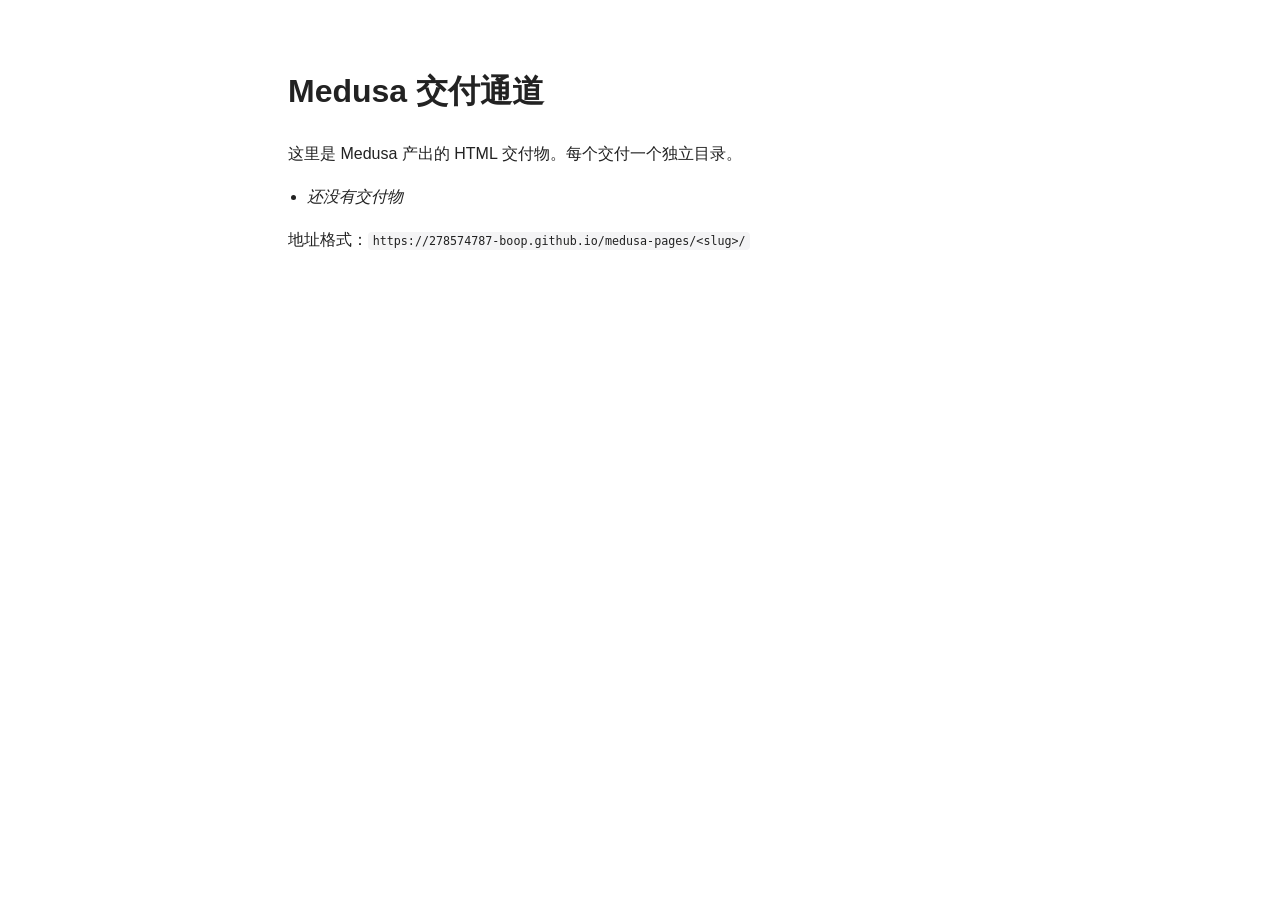
<file: index.html>
<!doctype html><html lang="zh-CN"><head><meta charset="utf-8">
<meta name="viewport" content="width=device-width,initial-scale=1">
<title>Medusa 交付通道</title>
<style>body{font-family:-apple-system,"Segoe UI",sans-serif;max-width:44rem;margin:4rem auto;padding:0 1.5rem;line-height:1.7;color:#222}
code{background:#f4f4f5;padding:.15em .4em;border-radius:4px;font-size:.9em}
ul{padding-left:1.2rem}li{margin:.4rem 0}</style></head><body>
<h1>Medusa 交付通道</h1>
<p>这里是 Medusa 产出的 HTML 交付物。每个交付一个独立目录。</p>
<ul><li><em>还没有交付物</em></li></ul>
<p>地址格式：<code>https://278574787-boop.github.io/medusa-pages/&lt;slug&gt;/</code></p>
</body></html>
</file>
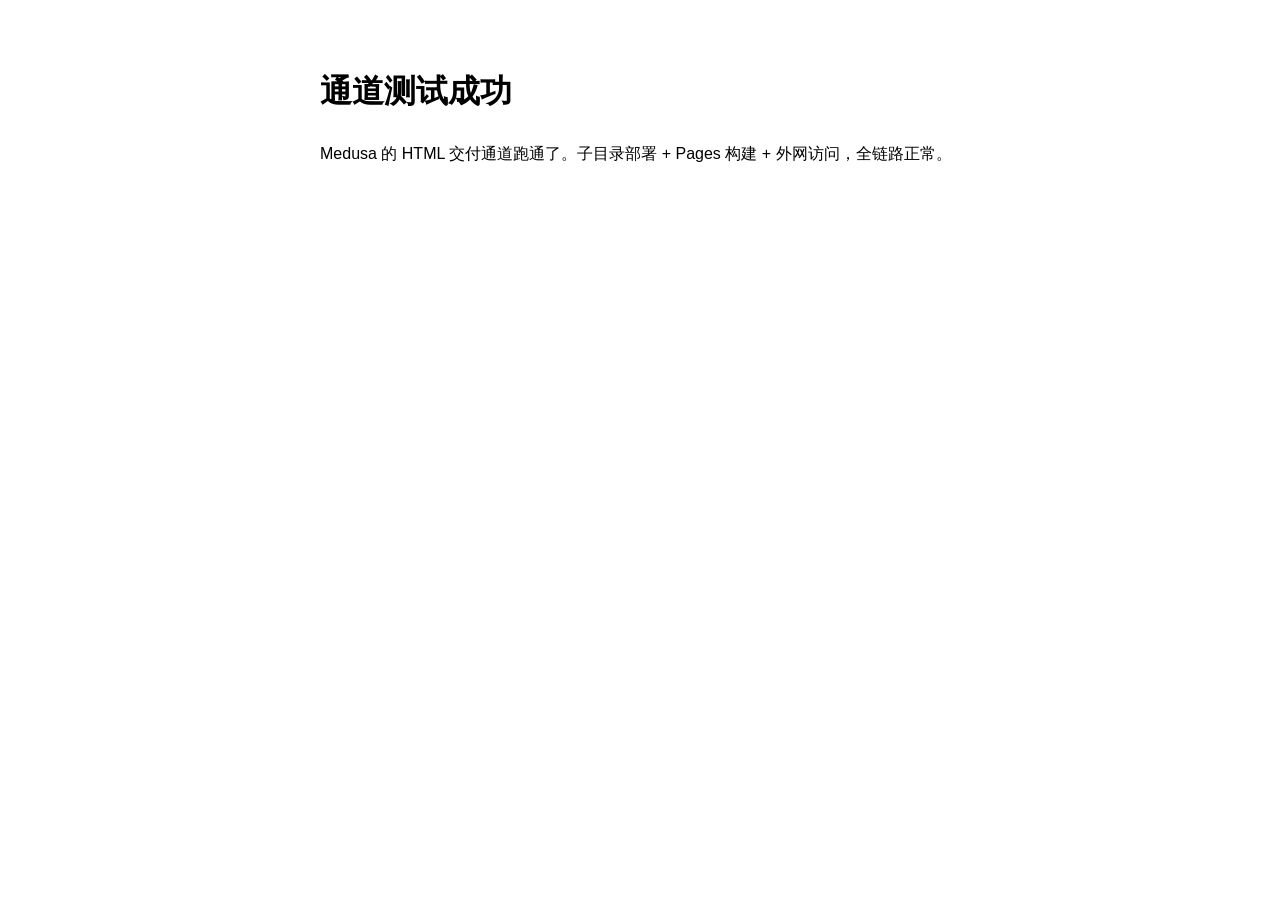
<file: hello/index.html>
<!doctype html><html lang="zh-CN"><head><meta charset="utf-8">
<title>交付通道测试</title></head><body style="font-family:sans-serif;max-width:40rem;margin:4rem auto;line-height:1.7">
<h1>通道测试成功</h1>
<p>Medusa 的 HTML 交付通道跑通了。子目录部署 + Pages 构建 + 外网访问，全链路正常。</p>
</body></html>
</file>
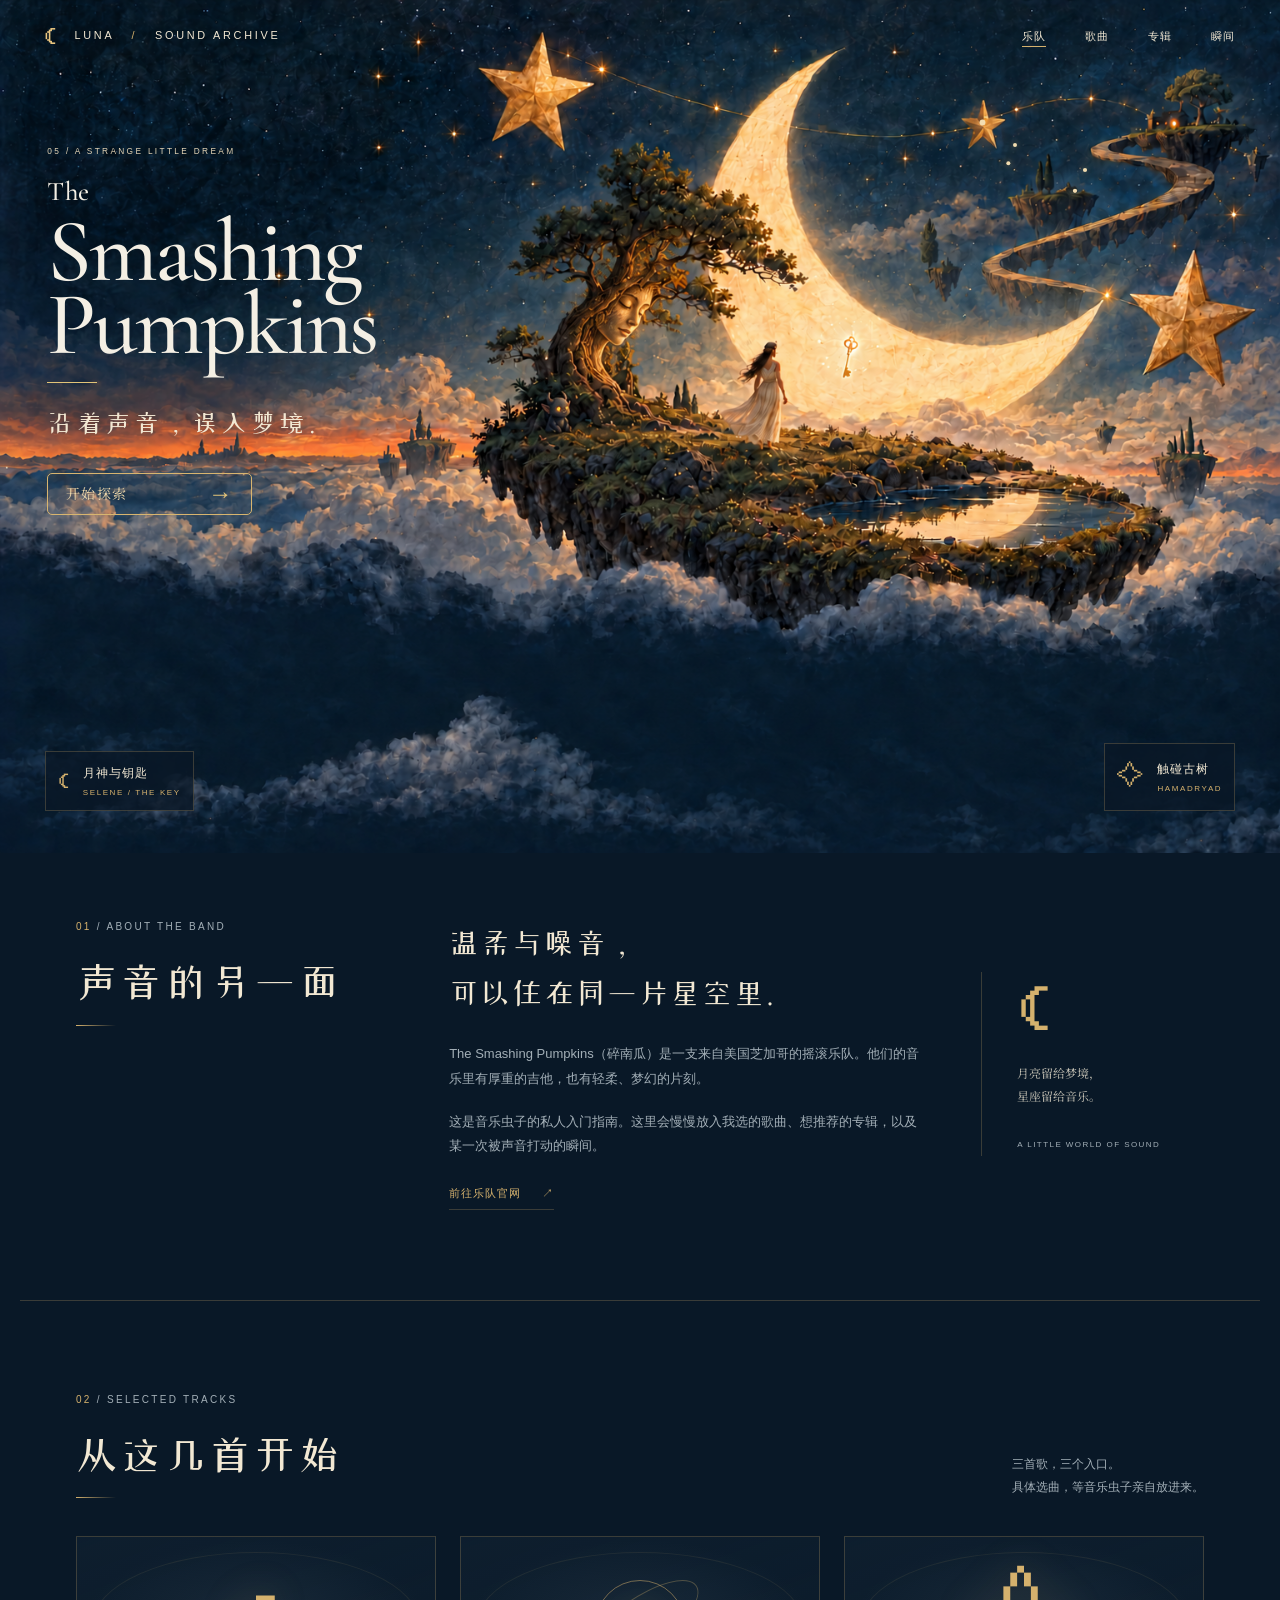
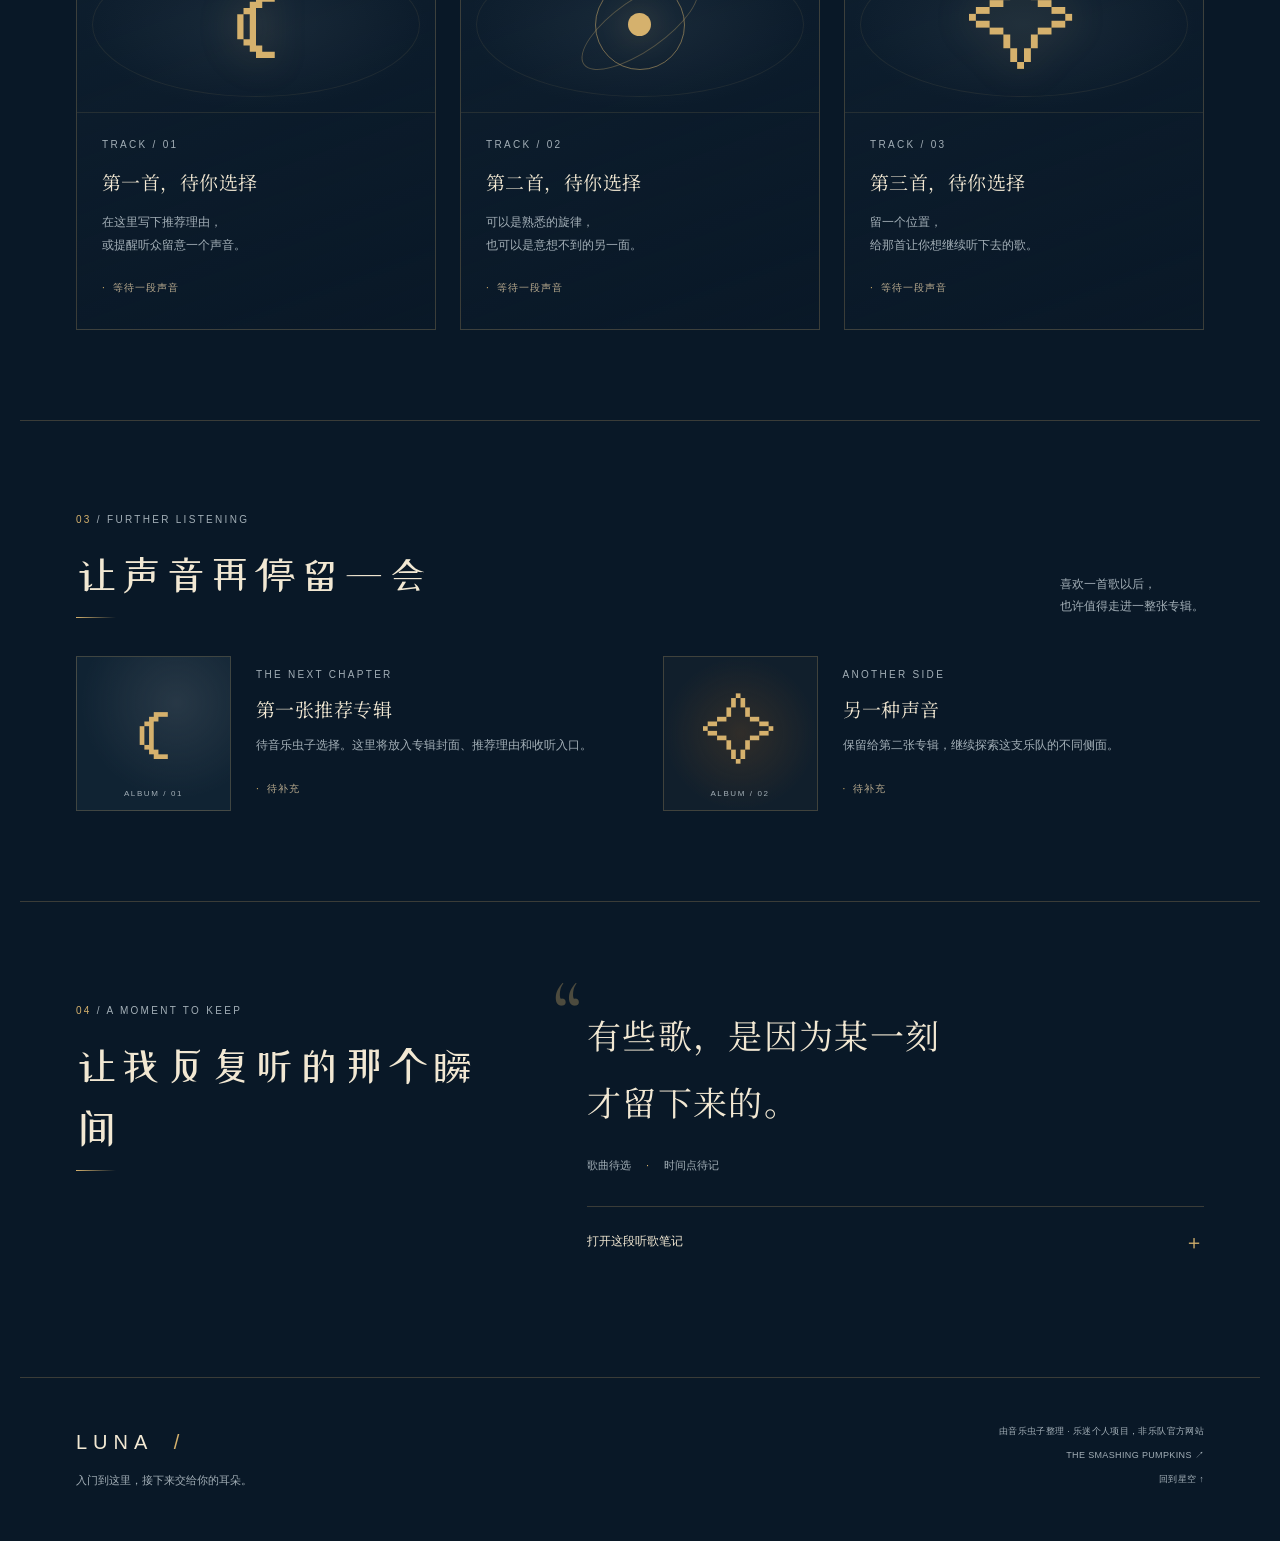
<file: smashing-pumpkins/index.html>
<!doctype html>
<html lang="zh-CN">
<head>
  <meta charset="UTF-8">
  <meta name="viewport" content="width=device-width, initial-scale=1">
  <meta name="theme-color" content="#091827">
  <meta name="description" content="音乐虫子的 The Smashing Pumpkins 乐队入门指南。在月光、天琴座与声音之间，走进一场蓝金色梦境。">
  <title>The Smashing Pumpkins · LUNA 声音档案</title>
  <link rel="icon" href="assets/favicon.svg" type="image/svg+xml">
  <link rel="preload" href="assets/fonts/cormorant-garamond.ttf" as="font" type="font/ttf" crossorigin>
  <link rel="stylesheet" href="styles.css?v=lyra-lines1">
  <script src="script.js?v=lyra-lines1" defer></script>
</head>
<body>
  <a class="skip-link" href="#about">跳到正文</a>
  <header class="site-header mobile-header">
    <a class="brand" href="#home" aria-label="LUNA 声音档案，返回首页"><span class="brand-moon" aria-hidden="true">☾</span><span>LUNA <span class="brand-divider">/</span> <span class="brand-sub">SOUND ARCHIVE</span></span></a>
    <nav aria-label="页面导航">
      <a href="#about">乐队</a><a href="#tracks">歌曲</a><a href="#albums">专辑</a><a href="#moments">瞬间</a>
    </nav>
  </header>
  <main>
    <section class="hero" id="home" aria-labelledby="hero-title">
      <div class="approved-stage">
        <img src="assets/selene-hamadryad-imp-hero.png" width="1536" height="1024" alt="蓝金色梦境岛上，树皮融入一位闭眼的树灵，树根旁有一只小恶魔精灵；月神、月亮与星线保持原位。">
        <div class="stage-brand-type">☾ <span>LUNA <i>/</i> SOUND ARCHIVE</span></div>
        <nav class="stage-nav-type" aria-label="页面导航"><a href="#about">乐队</a><a href="#tracks">歌曲</a><a href="#albums">专辑</a><a href="#moments">瞬间</a></nav>
        <div class="stage-copy-type"><p class="stage-kicker">05 / A STRANGE LITTLE DREAM</p><h1><span class="title-the">The</span>Smashing<br>Pumpkins</h1><span class="stage-rule"></span><p class="stage-tagline">沿着声音，误入梦境。</p><a class="stage-explore-type" href="#about">开始探索 <span>→</span></a></div>
        <button class="tree-hotspot" type="button" aria-label="唤醒树灵，阅读 Hamadryad 故事" aria-controls="tree-story-panel" aria-expanded="false"><span class="tree-eye tree-eye-left" aria-hidden="true"></span><span class="tree-eye tree-eye-right" aria-hidden="true"></span></button>
        <details class="tree-story" id="tree-story">
          <summary><span class="tree-story-spark" aria-hidden="true">✧</span><span>触碰古树 <small>HAMADRYAD</small></span></summary>
          <div class="tree-story-panel" id="tree-story-panel">
            <p class="eyebrow">THE KEEPER OF QUIET SOUNDS</p>
            <p class="tree-quote">有些声音，连树也记得。</p>
            <p>希腊神话中的 Hamadryads 与特定树木共生。这里的树皮面容是受神话启发的原创形象。</p>
            <p>树根旁的小恶魔精灵是原创的月尘小灵，短角、尖耳与暖金眼睛为它的林地形态。</p>
            <a class="text-link" href="https://www.theoi.com/Nymphe/Dryades.html" target="_blank" rel="noopener noreferrer">读一段树灵的神话 ↗</a>
          </div>
        </details>
        <svg class="selene-connection" viewBox="0 0 1536 1024" aria-hidden="true" focusable="false"><path class="selene-beam" pathLength="1" d="M 946 482 Q 985 438 1014 408"></path><circle class="selene-key-glow" cx="1014" cy="408" r="12"></circle></svg>
        <button class="selene-hotspot" type="button" aria-label="唤醒月神，让她与钥匙相连并阅读故事" aria-controls="selene-story-panel" aria-expanded="false"></button>
        <details class="selene-story" id="selene-story">
          <summary><span class="selene-story-spark" aria-hidden="true">☾</span><span>月神与钥匙 <small>SELENE / THE KEY</small></span></summary>
          <div class="selene-story-panel" id="selene-story-panel">
            <p class="eyebrow">THE KEY TO A SOUND DREAM</p>
            <p class="tree-quote">她守着月光，也守着那扇尚未开启的门。</p>
            <p>她是 Selene，希腊神话中的月之化身。夜色降临时，她驾着月车穿过天空，让月光落向沉睡的大地。</p>
            <p>悬在她身旁的钥匙，是这场梦境里的原创意象：它开启通往声音记忆的门。每一首歌，都像一间被月光照亮的房间，等着旅人拾级而入。</p>
            <p class="selene-note">钥匙属于本站的故事设定，并非 Selene 在古希腊神话中的传统象征。</p>
            <a class="text-link" href="https://www.theoi.com/Titan/Selene.html" target="_blank" rel="noopener noreferrer">读一段 Selene 的神话 ↗</a>
          </div>
        </details>
        <button class="stage-link stage-lyra" type="button" aria-label="连接天琴座星点并打开故事" aria-haspopup="dialog" aria-controls="lyra-dialog"></button>
        <svg class="lyra-constellation" viewBox="0 0 1536 1024" preserveAspectRatio="none" aria-hidden="true" focusable="false"><path class="lyra-lines" pathLength="1" d="M 1179 147 L 1218 174 L 1210 196 L 1290 229 L 1302 204 L 1218 174 M 1210 196 L 1302 204"></path><g class="lyra-points"><circle cx="1179" cy="147" r="3.5"></circle><circle cx="1218" cy="174" r="2.4"></circle><circle cx="1210" cy="196" r="2.4"></circle><circle cx="1290" cy="229" r="2.6"></circle><circle cx="1302" cy="204" r="2.5"></circle></g></svg>
      </div>
      <div class="hero-copy mobile-copy">
        <p class="eyebrow">A BAND GUIDE BY 音乐虫子 <span aria-hidden="true">—</span> VOL. 01</p>
        <h1 id="hero-title"><span class="title-the">The</span><span>Smashing</span><span>Pumpkins</span></h1>
        <p class="hero-tagline">沿着声音，误入梦境。</p>
        <p class="hero-description">一份私人乐队指南。<br>从几首歌开始，慢慢走进他们的声音世界。</p>
        <a class="explore-link" href="#about">开始探索 <span aria-hidden="true">↗</span></a>
      </div>
      <button class="mobile-lyra" type="button" aria-haspopup="dialog" aria-controls="lyra-dialog">✧ 触碰星光 · LYRA</button>
    </section>

    <section class="section about-section" id="about" aria-labelledby="about-title">
      <div class="section-heading"><p class="eyebrow"><span>01</span> / ABOUT THE BAND</p><h2 id="about-title">声音的另一面</h2></div>
      <div class="about-content"><p class="intro">温柔与噪音，<br>可以住在同一片星空里。</p><p>The Smashing Pumpkins（碎南瓜）是一支来自美国芝加哥的摇滚乐队。他们的音乐里有厚重的吉他，也有轻柔、梦幻的片刻。</p><p>这是音乐虫子的私人入门指南。这里会慢慢放入我选的歌曲、想推荐的专辑，以及某一次被声音打动的瞬间。</p><a class="text-link" href="https://www.smashingpumpkins.com/" target="_blank" rel="noopener noreferrer">前往乐队官网 <span aria-hidden="true">↗</span></a></div>
      <aside class="about-note"><span class="note-symbol" aria-hidden="true">☾</span><p>月亮留给梦境，<br>星座留给音乐。</p><span class="small-label">A LITTLE WORLD OF SOUND</span></aside>
    </section>

    <section class="section tracks-section" id="tracks" aria-labelledby="tracks-title">
      <div class="section-top"><div class="section-heading"><p class="eyebrow"><span>02</span> / SELECTED TRACKS</p><h2 id="tracks-title">从这几首开始</h2></div><p class="section-caption">三首歌，三个入口。<br>具体选曲，等音乐虫子亲自放进来。</p></div>
      <div class="track-grid">
        <article class="track-card"><div class="track-art art-moon" aria-hidden="true"><span>☾</span></div><div class="track-body"><p class="eyebrow">TRACK / 01</p><h3>第一首，待你选择</h3><p>在这里写下推荐理由，<br>或提醒听众留意一个声音。</p><span class="pending">等待一段声音</span></div></article>
        <article class="track-card"><div class="track-art art-orbit" aria-hidden="true"><span class="orbit-shape"></span></div><div class="track-body"><p class="eyebrow">TRACK / 02</p><h3>第二首，待你选择</h3><p>可以是熟悉的旋律，<br>也可以是意想不到的另一面。</p><span class="pending">等待一段声音</span></div></article>
        <article class="track-card"><div class="track-art art-star" aria-hidden="true"><span>✧</span></div><div class="track-body"><p class="eyebrow">TRACK / 03</p><h3>第三首，待你选择</h3><p>留一个位置，<br>给那首让你想继续听下去的歌。</p><span class="pending">等待一段声音</span></div></article>
      </div>
    </section>

    <section class="section albums-section" id="albums" aria-labelledby="albums-title">
      <div class="section-top"><div class="section-heading"><p class="eyebrow"><span>03</span> / FURTHER LISTENING</p><h2 id="albums-title">让声音再停留一会</h2></div><p class="section-caption">喜欢一首歌以后，<br>也许值得走进一整张专辑。</p></div>
      <div class="album-grid"><article class="album-item"><div class="album-sleeve sleeve-one" aria-label="推荐专辑一的封面占位"><span>☾</span><small>ALBUM / 01</small></div><div><p class="eyebrow">THE NEXT CHAPTER</p><h3>第一张推荐专辑</h3><p>待音乐虫子选择。这里将放入专辑封面、推荐理由和收听入口。</p><span class="pending">待补充</span></div></article><article class="album-item"><div class="album-sleeve sleeve-two" aria-label="推荐专辑二的封面占位"><span>✧</span><small>ALBUM / 02</small></div><div><p class="eyebrow">ANOTHER SIDE</p><h3>另一种声音</h3><p>保留给第二张专辑，继续探索这支乐队的不同侧面。</p><span class="pending">待补充</span></div></article></div>
    </section>

    <section class="section moments-section" id="moments" aria-labelledby="moments-title">
      <div class="section-heading"><p class="eyebrow"><span>04</span> / A MOMENT TO KEEP</p><h2 id="moments-title">让我反复听的那个瞬间</h2></div>
      <div class="moment-entry"><span class="moment-mark" aria-hidden="true">“</span><p class="moment-quote">有些歌，是因为某一刻<br>才留下来的。</p><p class="moment-meta">歌曲待选 <span>·</span> 时间点待记</p><details class="moment-details"><summary>打开这段听歌笔记 <span aria-hidden="true">＋</span></summary><div><p class="draft-label">这段笔记，留给音乐虫子来写。</p><p>可以记下一个突然响起的吉他、一段人声，或者当时的生活片段。无需完整乐评，写下那个值得回来的瞬间就好。</p></div></details></div>
    </section>
  </main>
  <footer class="site-footer"><div><a class="footer-logo" href="#home">LUNA <span>/</span></a><p>入门到这里，接下来交给你的耳朵。</p></div><div class="footer-meta"><span>由音乐虫子整理 · 乐迷个人项目，非乐队官方网站</span><a href="https://www.smashingpumpkins.com/" target="_blank" rel="noopener noreferrer">THE SMASHING PUMPKINS ↗</a><a href="#home">回到星空 ↑</a></div></footer>

  <dialog id="lyra-dialog" aria-labelledby="lyra-title">
    <div class="dialog-heading"><p class="eyebrow">A HIDDEN STORY IN THE SKY</p><button class="dialog-close" type="button" aria-label="关闭天琴座故事">×</button></div><span class="dialog-star" aria-hidden="true">✧</span><p class="eyebrow">LYRA</p><h2 id="lyra-title">天琴座 · 天上的琴</h2><p>在希腊神话里，天琴座代表音乐家俄耳甫斯的里拉琴。它最明亮的恒星，是织女星 Vega。</p><blockquote>在这片梦境里，<br>我们让声音拥有自己的星座。</blockquote><p class="dialog-footnote">星座以艺术化示意呈现，位置与尺度并非精确星图。月神与天琴座的相遇，是本页面的原创设定。</p><a class="text-link" href="https://science.nasa.gov/resource/whats-up-june-2022/" target="_blank" rel="noopener noreferrer">探索天琴座 · NASA ↗</a>
  </dialog>
</body>
</html>
</file>
<file: smashing-pumpkins/styles.css>
@font-face{font-family:'Cormorant Garamond';src:url('assets/fonts/cormorant-garamond.ttf') format('truetype');font-style:normal;font-weight:300 700;font-display:swap}
@font-face{font-family:'Noto Serif SC';src:url('assets/fonts/noto-serif-sc-headings.ttf') format('truetype');font-style:normal;font-weight:400;font-display:swap}
@font-face{font-family:'ZCOOL XiaoWei';src:url('assets/fonts/zcool-xiaowei-headings.ttf') format('truetype');font-style:normal;font-weight:400;font-display:swap}
:root{--night:#091827;--deep:#07131f;--cream:#f2e8d3;--gold:#d5b16d;--muted:#a3afb7;--line:rgba(213,177,109,.24);--serif:'Cormorant Garamond',Georgia,'Times New Roman',serif;--sans:Arial,'Helvetica Neue','Microsoft YaHei',sans-serif}
*{box-sizing:border-box}html{scroll-behavior:smooth;scroll-padding-top:88px}body{margin:0;background:var(--night);color:var(--cream);font-family:var(--sans);font-size:15px;line-height:1.9;-webkit-font-smoothing:antialiased}a{color:inherit;text-decoration:none}button{font:inherit;color:inherit}button,a,summary{-webkit-tap-highlight-color:transparent}button{cursor:pointer}a:focus-visible,button:focus-visible,summary:focus-visible{outline:2px solid var(--gold);outline-offset:6px}::selection{background:#d5b16d;color:var(--deep)}h1,h2,h3,p{margin:0}h2,h3{font-weight:400}h2{font-size:clamp(25px,3vw,36px);letter-spacing:.06em;line-height:1.5}h3{font-size:19px;line-height:1.6}p+p{margin-top:18px}.skip-link{position:fixed;top:-100px;left:20px;padding:10px 20px;background:var(--cream);color:var(--night);z-index:30}.skip-link:focus{top:16px}
.site-header{position:absolute;inset:0 0 auto;z-index:5;display:flex;align-items:center;justify-content:space-between;gap:25px;padding:27px 5vw;border-bottom:1px solid rgba(242,232,211,.07)}.brand{display:flex;align-items:center;gap:15px;font-size:13px;letter-spacing:.24em;white-space:nowrap}.brand-moon{font-size:34px;color:var(--gold);line-height:1}.brand-divider{color:var(--gold);padding:0 12px}.brand-sub{font-size:10px;letter-spacing:.27em}.site-header nav{display:flex;gap:32px;font-size:13px;letter-spacing:.12em}.site-header nav a{padding:5px 0;border-bottom:1px solid transparent;transition:border-color .2s,color .2s}.site-header nav a:hover,.site-header nav a[aria-current]{color:var(--gold);border-color:var(--gold)}
.hero{position:relative;min-height:850px;min-height:max(850px,100svh);isolation:isolate;overflow:hidden;background:var(--night)}.hero-art,.hero-shade{position:absolute;inset:0;z-index:-2}.hero-art{background-image:url('assets/hero-scene-v14.webp');filter:saturate(.85);background-position:68% top;background-size:cover;background-repeat:no-repeat;animation:hero-drift 26s ease-in-out infinite}@keyframes hero-drift{0%,100%{transform:scale(1.01) translate3d(0,0,0)}50%{transform:scale(1.03) translate3d(-7px,-4px,0)}}.hero-shade{z-index:-1;background:radial-gradient(115% 95% at 10% 52%,rgba(6,16,26,.24) 0%,rgba(6,16,26,.12) 34%,transparent 55%),linear-gradient(0deg,var(--night) 0%,transparent 24%)}.hero-copy{position:relative;padding:185px 0 165px 7vw;max-width:620px}.eyebrow{font-size:10px;font-weight:400;letter-spacing:.23em;line-height:1.8;color:var(--muted)}.eyebrow>span{color:var(--gold)}.hero .eyebrow{color:#d7c5a5;font-size:9px}h1{font-family:var(--serif);font-weight:500;font-size:clamp(74px,7.6vw,124px);line-height:.85;letter-spacing:-.035em;margin:28px 0 32px}h1>span{display:block}.title-the{font-size:.3em;line-height:1.3;letter-spacing:.025em;margin-bottom:6px}.hero-tagline{font-size:clamp(19px,2vw,25px);letter-spacing:.16em}.hero-description{font-size:13px;line-height:2.1;color:#d1d1c9;margin-top:20px}.explore-link{display:inline-flex;align-items:center;gap:40px;margin-top:34px;padding:10px 24px;border:1px solid var(--gold);color:var(--cream);font-size:12px;letter-spacing:.15em;transition:background .2s}.explore-link:hover{background:rgba(213,177,109,.14)}.explore-link>span{font-size:22px;color:var(--gold)}.hero-bottom{position:absolute;left:7vw;right:7vw;bottom:34px;display:flex;justify-content:space-between;gap:20px;font-size:9px;letter-spacing:.15em;color:#c9c7bc}.hero-bottom a span{margin-left:18px;color:var(--gold)}
.lyra-widget{position:absolute;right:10%;top:15%;width:240px;height:180px;color:var(--gold)}.constellation{width:100%;height:100%;overflow:visible}.lyra-lines{fill:none;stroke:currentColor;stroke-width:1;stroke-dasharray:500;stroke-dashoffset:500;opacity:.7;transition:stroke-dashoffset 1.5s}.lyra-points{fill:var(--cream);filter:drop-shadow(0 0 4px #edc77c)}.lyra-trigger{position:absolute;top:0;left:5%;border:0;background:transparent;display:flex;align-items:center;gap:10px;padding:12px;text-align:left}.lyra-star{font-size:37px;line-height:1;color:#f4d28f;text-shadow:0 0 18px #e3bc6a99;transition:transform .4s}.lyra-label{font-size:10px;letter-spacing:.22em;line-height:1.8}.lyra-label>span{display:block;font-size:10px;letter-spacing:.08em;color:#ccc6b9}.lyra-widget:hover .lyra-lines,.lyra-widget:focus-within .lyra-lines,.lyra-widget.is-open .lyra-lines{stroke-dashoffset:0}.lyra-trigger:hover .lyra-star{transform:rotate(20deg)}
.section{max-width:1240px;margin:0 auto;padding:90px 56px;border-bottom:1px solid var(--line);scroll-margin-top:24px}.section-heading h2{margin-top:15px}.section-top{display:flex;justify-content:space-between;align-items:end;gap:35px;margin-bottom:38px}.section-caption{color:var(--muted);font-size:12px;line-height:1.9}.about-section{display:grid;grid-template-columns:1fr 1.5fr .7fr;gap:55px;padding-top:65px}.about-content{font-size:13px;color:var(--muted)}.about-content .intro{font-size:23px;line-height:1.7;color:var(--cream);letter-spacing:.04em;margin-bottom:24px}.text-link{display:inline-block;color:var(--gold);font-size:11px;letter-spacing:.08em;border-bottom:1px solid var(--line);margin-top:24px;padding-bottom:5px}.text-link span{padding-left:18px}.about-note{border-left:1px solid var(--line);padding-left:35px;align-self:center}.note-symbol{font-size:70px;color:var(--gold);font-family:Georgia,serif;line-height:1}.about-note p{font-size:12px;margin:20px 0;color:#c8c4b7}.small-label{font-size:8px;letter-spacing:.18em;color:var(--muted)}
.track-grid{display:grid;grid-template-columns:repeat(3,1fr);gap:24px}.track-card{border:1px solid var(--line);background:linear-gradient(160deg,#14273866,transparent);transition:transform .3s,border-color .3s}.track-card:hover{transform:translateY(-5px);border-color:#d5b16d88}.track-art{height:175px;display:grid;place-items:center;position:relative;overflow:hidden;background:radial-gradient(ellipse at center,#34455355,transparent 68%)}.track-art:after{content:'';position:absolute;inset:15px;border:1px solid rgba(213,177,109,.09);border-radius:50%}.track-art>span{font-family:Georgia,serif;font-size:100px;font-weight:400;line-height:1;color:var(--gold);text-shadow:0 0 40px #d5b16d44}.art-star>span{font-size:110px}.track-body{padding:23px 25px 28px;border-top:1px solid rgba(213,177,109,.12)}.track-body h3{margin:12px 0}.track-body>p:not(.eyebrow){font-size:12px;color:var(--muted)}.pending{display:inline-block;color:#b8aa8e;font-size:10px;letter-spacing:.1em;margin-top:22px}.pending:before{content:'·';margin-right:7px;color:var(--gold)}.orbit-shape{display:block;width:90px;height:90px;border:1px solid #d5b16d80;border-radius:50%;position:relative}.orbit-shape:before{content:'';position:absolute;inset:18px -25px;border:1px solid #d5b16d50;border-radius:50%;transform:rotate(-35deg)}.orbit-shape:after{content:'';position:absolute;left:32px;top:32px;width:23px;height:23px;background:var(--gold);border-radius:50%;box-shadow:0 0 35px #d5b16d55}
.album-grid{display:grid;grid-template-columns:1fr 1fr;gap:45px}.album-item{display:grid;grid-template-columns:155px 1fr;gap:25px;align-items:center}.album-sleeve{aspect-ratio:1;position:relative;display:grid;place-items:center;background:radial-gradient(circle at 65% 30%,#56616b55,transparent 65%),#102333;border:1px solid var(--line)}.album-sleeve>span{font-size:75px;color:var(--gold);font-family:Georgia,serif}.album-sleeve small{position:absolute;bottom:9px;font-size:8px;letter-spacing:.2em;color:var(--muted)}.sleeve-two{background:radial-gradient(circle at 50% 50%,#6e4a2555,transparent 70%),#111f2c}.album-item h3{margin:9px 0}.album-item p:not(.eyebrow){font-size:12px;color:var(--muted)}
.moments-section{display:grid;grid-template-columns:1fr 1.4fr;gap:70px;padding-top:100px;padding-bottom:100px}.moment-entry{position:relative}.moment-mark{position:absolute;left:-35px;top:-35px;font-family:var(--serif);font-size:90px;color:#d5b16d55;line-height:1}.moment-quote{font-size:clamp(24px,3vw,34px);font-weight:300;letter-spacing:.08em;line-height:1.9}.moment-meta{font-size:11px;color:var(--muted);margin-top:20px}.moment-meta span{padding:0 12px;color:var(--gold)}.moment-details{border-top:1px solid var(--line);margin-top:30px}.moment-details summary{cursor:pointer;display:flex;justify-content:space-between;align-items:center;font-size:12px;padding:16px 0;list-style:none}.moment-details summary::-webkit-details-marker{display:none}.moment-details summary span{color:var(--gold);font-size:20px;transition:transform .2s}.moment-details[open] summary span{transform:rotate(45deg)}.moment-details>div{color:var(--muted);font-size:13px;padding:5px 0 12px}.moment-details .draft-label{color:var(--gold);font-size:11px}.site-footer{max-width:1240px;margin:auto;padding:45px 56px 50px;display:flex;justify-content:space-between;gap:30px}.footer-logo{font-size:20px;letter-spacing:.3em}.footer-logo>span{color:var(--gold);margin-left:10px}.site-footer p{font-size:11px;color:var(--muted);margin-top:9px}.footer-meta{display:flex;flex-direction:column;gap:7px;text-align:right;font-size:9px;color:var(--muted);letter-spacing:.04em}.footer-meta a:hover{color:var(--gold)}
dialog{width:min(520px,calc(100% - 36px));max-height:85svh;overflow-y:auto;padding:30px 36px 36px;background:#102130;color:var(--cream);border:1px solid #c9a66666;box-shadow:0 25px 100px #0009}dialog::backdrop{background:#020b13c9;backdrop-filter:blur(7px)}.dialog-heading{display:flex;align-items:center;justify-content:space-between;gap:15px}.dialog-close{border:0;background:transparent;font-size:28px;line-height:1;padding:5px 10px;color:var(--muted)}.dialog-star{display:block;font-size:70px;color:var(--gold);line-height:1;margin:18px 0}dialog h2{font-size:27px;margin:8px 0 22px}dialog>p:not(.eyebrow){font-size:13px;color:#c7c9c7}dialog blockquote{margin:26px 0;padding-left:20px;border-left:1px solid var(--gold);font-size:20px;line-height:1.9}dialog .dialog-footnote{font-size:10px!important;color:var(--muted)!important}body.dialog-open{overflow:hidden}
@media(min-width:1600px){.hero-copy{padding-left:max(7vw,calc((100vw - 1370px)/2))}.hero-art{background-position:72% center}}
@media(max-width:1000px){.site-header{padding:24px 5vw}.site-header nav{gap:22px}.hero{min-height:850px}.hero-copy{padding-top:185px;max-width:530px}h1{font-size:96px}.lyra-widget{right:3%;top:15%;width:200px}.about-section{grid-template-columns:1fr 1.5fr;gap:35px}.about-note{display:none}.section{padding:65px 6vw}.album-grid{gap:28px}.album-item{grid-template-columns:110px 1fr;gap:18px}.moments-section{gap:50px}.site-footer{padding:35px 6vw}}
@media(max-width:650px){html{scroll-padding-top:20px}.site-header{position:absolute;flex-wrap:wrap;gap:13px;padding:17px 6vw 12px}.brand{font-size:12px;gap:10px}.brand-sub{font-size:8px;letter-spacing:.2em}.brand-divider{padding:0 8px}.brand-moon{font-size:26px}.site-header nav{width:100%;justify-content:space-between;gap:15px;font-size:11px}.site-header nav a{min-height:35px;display:flex;align-items:center}.hero{min-height:950px;min-height:max(950px,110svh)}.hero-art{top:300px;bottom:30px;background-size:auto 100%;background-position:65% center;opacity:.95}.hero-shade{background:linear-gradient(180deg,var(--night) 0%,rgba(9,24,39,.97) 22%,rgba(9,24,39,.2) 48%,transparent 70%,var(--night) 100%)}.hero-copy{padding:142px 6vw 0;max-width:none}.hero .eyebrow{font-size:8px;letter-spacing:.17em}h1{font-size:clamp(68px,18vw,98px);line-height:.82;margin:20px 0}.title-the{font-size:.28em}.hero-tagline{font-size:18px;letter-spacing:.13em}.hero-description{font-size:11px;line-height:1.9;margin-top:12px;max-width:75%}.explore-link{margin-top:20px;padding:6px 18px;gap:28px;font-size:11px;min-height:44px}.hero-bottom{left:6vw;right:6vw;bottom:25px;font-size:8px;letter-spacing:.06em}.hero-bottom a{min-height:44px;display:flex;align-items:center;gap:6px}.hero-bottom a span{margin-left:0}.lyra-widget{top:48%;right:4%;width:170px;height:130px}.lyra-trigger{padding:8px;left:0}.lyra-star{font-size:31px}.lyra-label,.lyra-label>span{font-size:9px}.section{padding:58px 6vw}.about-section,.moments-section{grid-template-columns:1fr;gap:28px}.section-heading h2{margin-top:10px}.about-content .intro{font-size:23px}.section-top{display:block;margin-bottom:27px}.section-caption{margin-top:16px;font-size:11px}.track-grid{grid-template-columns:1fr;gap:16px}.track-card{display:grid;grid-template-columns:30% 1fr}.track-art{height:auto;min-height:190px}.track-art>span{font-size:75px}.track-art:after{inset:35px 8px}.track-body{border-top:0;border-left:1px solid var(--line);padding:22px 20px}.track-body h3{font-size:17px;margin:8px 0}.track-body .eyebrow{font-size:9px}.pending{margin-top:15px}.orbit-shape{width:57px;height:57px}.orbit-shape:before{inset:15px -10px}.orbit-shape:after{width:15px;height:15px;left:20px;top:20px}.album-grid{grid-template-columns:1fr;gap:32px}.album-item{grid-template-columns:110px 1fr;gap:20px}.album-item h3{font-size:17px}.album-item .eyebrow{font-size:8px}.moment-entry{padding-left:15px}.moment-mark{left:-10px;top:-20px;font-size:70px}.moment-quote{font-size:24px}.moment-meta{margin-top:17px}.site-footer{flex-direction:column;gap:24px;padding:32px 6vw}.footer-meta{text-align:left;gap:10px}.footer-meta a{min-height:30px;display:flex;align-items:center}dialog{padding:22px 25px 28px}.dialog-close{min-width:44px;min-height:44px}dialog h2{font-size:24px}}
@media(prefers-reduced-motion:reduce){html{scroll-behavior:auto}*,*:before,*:after{transition:none!important;animation:none!important}}

/* 树灵互动：树干热点随原画坐标定位；可见入口支持触屏和键盘。 */
.tree-hotspot{position:absolute;z-index:3;transform:translate(-50%,-50%);border:0;border-radius:45%;background:transparent;padding:0;cursor:pointer}
.tree-hotspot:focus-visible{outline:2px solid var(--gold);outline-offset:3px}
.tree-eye{position:absolute;width:6px;height:3px;border-radius:50%;background:#ffe2a0;opacity:0;box-shadow:0 0 9px 4px #ecc275aa;transition:opacity .35s}
.tree-eye-left{left:43%;top:40%}.tree-eye-right{left:56%;top:40%}
.hero.is-tree-awake .tree-eye{opacity:.75;animation:tree-awaken 1.8s ease-out both}
@keyframes tree-awaken{0%{opacity:0}25%,55%{opacity:1;box-shadow:0 0 14px 5px #ecc275bb}100%{opacity:.55}}
.tree-story{position:absolute;z-index:4;right:3.5%;bottom:5%;max-width:min(355px,86%)}
.tree-story>summary{display:flex;align-items:center;gap:12px;list-style:none;cursor:pointer;min-height:44px;padding:7px 12px;border:1px solid var(--line);background:#091827c9;color:var(--cream);font-size:12px;letter-spacing:.08em}
.tree-story>summary::-webkit-details-marker{display:none}.tree-story>summary small{display:block;color:var(--gold);font-size:8px;letter-spacing:.2em}
.tree-story-spark{color:var(--gold);font-size:27px}
.tree-story-panel{position:absolute;right:0;bottom:calc(100% + 10px);width:355px;max-width:86vw;max-height:340px;overflow:auto;padding:22px;background:#102130ed;border:1px solid #d5b16d66;box-shadow:0 12px 45px #02091388;color:#c7c9c7;font-size:12px;line-height:1.9}
.tree-story-panel p+p{margin-top:12px}.tree-story-panel .tree-quote{font:400 19px/1.8 var(--cn-serif);color:var(--cream)}.tree-story-panel .text-link{margin-top:12px}
@media(max-width:650px){.tree-story{right:4%;bottom:4%}.tree-story>summary{font-size:11px}.tree-story-panel{max-height:280px;padding:18px}}

/* 中文展示字分两层：有笔意的章节标题，克制清晰的引文和卡片。 */
:root{--cn-display:'ZCOOL XiaoWei','Noto Serif SC','Songti SC','STSong','SimSun',serif;--cn-serif:'Noto Serif SC','Songti SC','STSong','SimSun',serif}
h2,.hero-tagline,.about-content .intro{font-family:var(--cn-display);font-weight:400}
h3,.about-note p,.moment-quote,dialog blockquote{font-family:var(--cn-serif);font-weight:400}
.hero-tagline{font-size:clamp(22px,2.3vw,29px);letter-spacing:.09em;line-height:1.6;color:#f4dfb7;text-shadow:0 0 18px #d5b16d33}
.section-heading h2{font-size:clamp(30px,3.2vw,41px);letter-spacing:.06em;line-height:1.5}
.section-heading h2:after{content:'';display:block;width:40px;height:1px;margin-top:12px;background:linear-gradient(90deg,var(--gold),transparent)}
h3{letter-spacing:.025em;line-height:1.7}
.about-content .intro{font-size:clamp(25px,2.3vw,30px);letter-spacing:.055em;line-height:1.7}
.moment-quote{letter-spacing:.04em;line-height:1.95}
@media(max-width:650px){.hero-tagline{font-size:21px;letter-spacing:.055em}.section-heading h2{font-size:29px}.about-content .intro{font-size:25px}}

/* 恢复确认稿：原图整体呈现，桌面不再拆分、重画或裁切月亮与星线。 */
.mobile-header,.mobile-copy,.mobile-lyra{display:none}
.hero{min-height:0;max-width:1536px;aspect-ratio:3/2;margin:auto;overflow:visible}
.approved-stage{position:relative;width:100%;height:100%}
.approved-stage>img{display:block;width:100%;height:100%;object-fit:contain}
.stage-brand-type,.stage-nav-type,.stage-copy-type,.stage-bottom-type{position:absolute;color:#f2e8d3}
.stage-brand-type{left:3.4%;top:2.7%;display:flex;align-items:center;gap:18px;font:400 clamp(18px,2vw,28px)/1 Georgia,serif;color:#e8c47f}
.stage-brand-type span{font:500 clamp(10px,.85vw,13px)/1 var(--sans);letter-spacing:.25em;color:#f2e8d3}.stage-brand-type i{font-style:normal;color:var(--gold);padding:0 12px}
.stage-nav-type{right:3.5%;top:3%;display:flex;gap:clamp(22px,3vw,48px);font-size:clamp(10px,.85vw,13px);letter-spacing:.12em}
.stage-nav-type a:first-child{border-bottom:1px solid var(--gold)}
.stage-copy-type{left:3.7%;top:16.9%;width:39%;font-family:var(--sans)}
.stage-kicker{font-size:clamp(8px,.65vw,10px);letter-spacing:.28em;color:#e5d5b6}
.stage-copy-type h1{font:500 clamp(68px,7vw,108px)/.82 var(--serif);letter-spacing:-.035em;margin:15px 0 20px;color:#f4efe4}
.stage-copy-type h1 .title-the{display:block;font-size:.3em;line-height:1.3;letter-spacing:.02em;margin-bottom:5px}
.stage-rule{display:block;width:50px;height:1px;background:#e2c477;margin-bottom:20px}
.stage-tagline{font:400 clamp(19px,1.95vw,30px)/1.6 var(--cn-display);letter-spacing:.12em}
.stage-explore-type{display:flex;align-items:center;justify-content:space-between;width:205px;margin-top:30px;padding:8px 18px;border:1px solid #d8b56f;border-radius:5px;font:400 14px/1.5 'Noto Serif SC','Songti SC',serif;letter-spacing:.08em;color:#ecd6a9}
.stage-explore-type span{font:24px/1 var(--sans);color:#e4c479}
.stage-link{position:absolute;display:block;background:transparent;border:0;padding:0;cursor:pointer}
.stage-link:hover,.stage-link:focus-visible{outline:1px solid var(--gold);outline-offset:0}
.stage-lyra{border-radius:50%}
.lyra-constellation{position:absolute;z-index:2;overflow:visible;pointer-events:none}
.lyra-lines{fill:none;stroke:#e9c477;stroke-width:1.8;stroke-linecap:round;stroke-linejoin:round;stroke-dasharray:1;stroke-dashoffset:1;opacity:.8;filter:drop-shadow(0 0 3px #eac67c99);transition:stroke-dashoffset 1.5s ease}
.lyra-points{fill:#f3ddb0;filter:drop-shadow(0 0 4px #edc77caa)}
.stage-lyra:hover+.lyra-constellation .lyra-lines,.stage-lyra:focus-visible+.lyra-constellation .lyra-lines,.hero.is-lyra-active .lyra-lines{stroke-dashoffset:0}
@media(max-width:650px){
  .mobile-header{display:flex;position:relative;inset:auto;flex-wrap:wrap;z-index:2}
  .hero{display:flex;flex-direction:column;min-height:0;aspect-ratio:auto;overflow:hidden}
  .approved-stage{height:min(70svh,520px);min-height:360px;overflow:hidden}
  .approved-stage>img{position:absolute;top:-4%;left:50%;width:auto;max-width:none;height:150%;object-fit:contain;transform:translateX(-63%)}
  .stage-link{display:none}
  .stage-brand-type,.stage-nav-type,.stage-copy-type{display:none}
  .mobile-header{width:100%;max-width:100vw;overflow:hidden}
  .mobile-header nav{width:100%;gap:0;justify-content:space-between}
  .mobile-copy{display:block;padding:28px 6vw 35px;max-width:none}
  .mobile-copy h1{font-family:var(--serif);font-weight:500;font-size:clamp(62px,16vw,84px);line-height:.82;letter-spacing:-.035em;text-transform:none;margin:18px 0 24px}
  .mobile-copy h1 .title-the{display:block}
  .mobile-copy .hero-tagline{font-family:var(--cn-display);font-size:21px;font-weight:400;letter-spacing:.12em}
  .mobile-lyra{display:block;margin:0 6vw 30px;padding:0;background:transparent;border:0;color:var(--gold);font-size:12px}
}

/* Selene 与钥匙：热点按插画坐标随桌面和手机裁切移动，故事以原生 details 展开。 */
.selene-hotspot{position:absolute;z-index:3;transform:translate(-50%,-50%);padding:0;border:0;border-radius:48%;background:transparent;cursor:pointer}
.selene-hotspot::after{content:"";position:absolute;inset:14% 22%;border:1px solid #f0cf8a66;border-radius:48%;background:radial-gradient(ellipse,#f2ce8010,transparent 72%);opacity:0;transition:opacity .3s}
.selene-hotspot:hover::after,.selene-hotspot:focus-visible::after,.selene-hotspot[aria-busy="true"]::after{opacity:1}
.selene-hotspot:focus-visible{outline:2px solid #f4d692;outline-offset:4px}
.selene-connection{position:absolute;z-index:2;overflow:visible;pointer-events:none;opacity:0;transition:opacity .35s}
.selene-beam{fill:none;stroke:#fff0c7;stroke-width:2.4;stroke-linecap:round;stroke-dasharray:1;stroke-dashoffset:1;filter:drop-shadow(0 0 4px #f6d487) drop-shadow(0 0 11px #f6d487);}
.selene-key-glow{fill:#fff4d6;opacity:0;filter:drop-shadow(0 0 5px #fff0c7) drop-shadow(0 0 14px #f4cb7c)}
.hero.is-selene-connecting .selene-connection,.hero.is-selene-connected .selene-connection{opacity:1}
.hero.is-selene-connecting .selene-beam{animation:selene-beam-draw 1.05s ease-out forwards}
.hero.is-selene-connecting .selene-key-glow{animation:selene-key-arrive .3s 1s ease-out forwards}
.hero.is-selene-connected .selene-key-glow{opacity:.72;animation:key-glow-breathe 2.8s ease-in-out infinite alternate}
@keyframes selene-beam-draw{to{stroke-dashoffset:0}}
@keyframes selene-key-arrive{to{opacity:.92}}
@keyframes key-glow-breathe{to{opacity:.5}}
.selene-story{position:absolute;z-index:4;left:3.5%;bottom:5%;max-width:min(355px,86%)}
.selene-story>summary{display:flex;align-items:center;gap:12px;list-style:none;cursor:pointer;min-height:44px;padding:7px 12px;border:1px solid var(--line);background:#091827c9;color:var(--cream);font-size:12px;letter-spacing:.08em}
.selene-story>summary::-webkit-details-marker{display:none}.selene-story>summary small{display:block;color:var(--gold);font-size:8px;letter-spacing:.2em}
.selene-story-spark{color:var(--gold);font-size:23px}
.selene-story-panel{position:absolute;left:0;bottom:calc(100% + 10px);width:370px;max-width:88vw;max-height:340px;overflow:auto;padding:22px;background:#102130ed;border:1px solid #d5b16d66;box-shadow:0 12px 45px #02091388;color:#c7c9c7;font-size:12px;line-height:1.9}
.selene-story-panel p+p{margin-top:12px}.selene-story-panel .tree-quote{font:400 19px/1.8 var(--cn-serif);color:var(--cream)}.selene-story-panel .text-link{margin-top:12px}
.selene-story-panel .selene-note{padding-top:9px;border-top:1px solid #d5b16d44;color:#dfc994;font-size:11px}
@media(max-width:650px){.selene-story{left:4%;bottom:4%}.selene-story>summary{font-size:11px}.selene-story-panel{max-height:280px;padding:18px}}
@media(prefers-reduced-motion:reduce){.selene-hotspot::after,.selene-connection{transition:none}.hero.is-selene-connecting .selene-beam{animation:none;stroke-dashoffset:0}.hero.is-selene-connecting .selene-key-glow{animation:none;opacity:1}.hero.is-selene-connected .selene-key-glow{animation:none;opacity:.72}}
</file>
